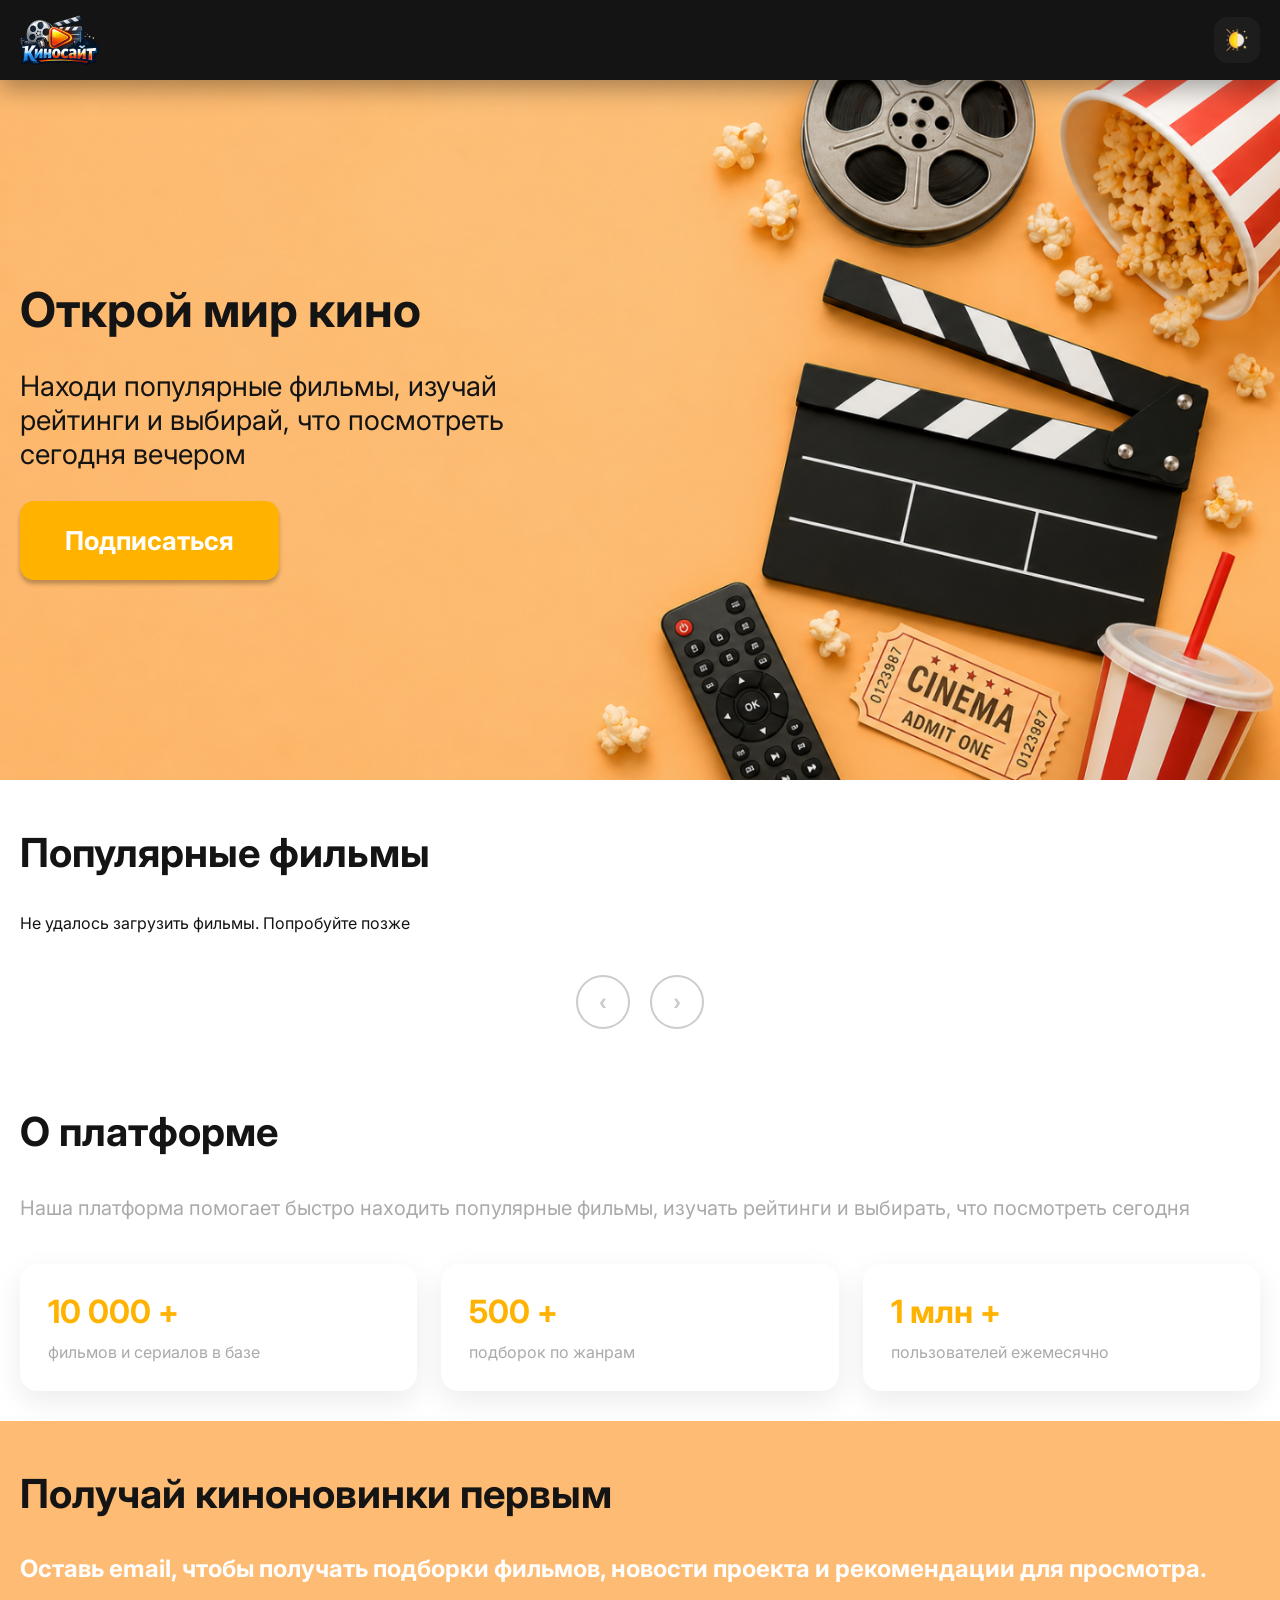
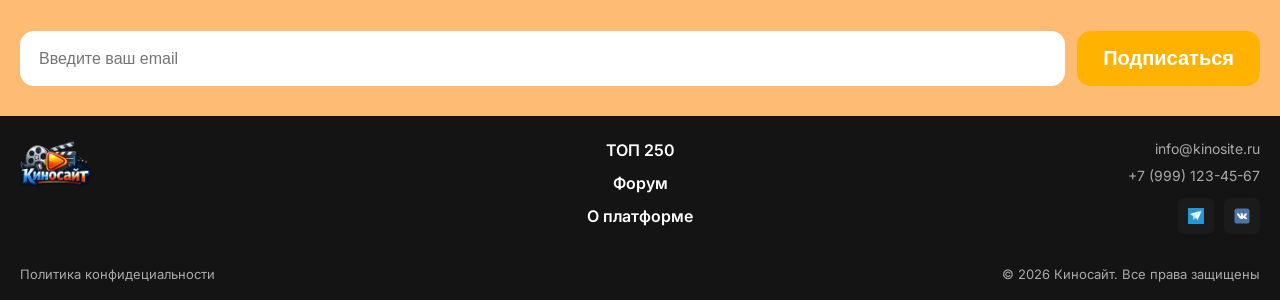
<file: index.html>
<!DOCTYPE html>
<html lang="ru">

<head>
    <meta charset="UTF-8">
    <meta name="viewport" content="width=device-width, initial-scale=1.0">
    <title>Киносайт</title>

    <meta name="about_description" content="Киносайт - платформа для поиска популярных фильмов, рейтингов для просмотра">
    <meta name="keywords" content="кино, фильмы, топ 250, рейтинги">

    <meta property="og:title" content="Киносайт - популярные фильмы и рейтинги">
    <meta property="og:description" content="Находи популярные фильмы и выбирай кино для просмотра">
    <meta property="og:image" content=https://xcross16x-ctrl.github.io/kinosite/assets/images/og-image.png"">
    <meta property="og:type" content=website"">
    <meta property="og:url" content=" <meta property="og:url" content="">
    <meta name="theme-color" content="https://xcross16x-ctrl.github.io/kinosite/">
    <meta name="theme-color" content="#FFB300">
    <link rel="manifest" href="manifest.json">
    <link rel="stylesheet" href="css/reset.css">
    <link rel="stylesheet" href="css/fonts.css">
    <link rel="stylesheet" href="css/style.css">
    <link rel="stylesheet" href="css/theme.css">
</head>

<body>
    <!-- Шапка сайта -->
    <header class="header" itemscope itemtype="https://schema.org/WPHeader">
        <div class="container header_container">
            <a class="header_logo" href="#">
                <img src="assets/images/logo.png" alt="Логотип сайта Киносайт" itemprop="logo">
            </a>
            <nav class="header_nav" itemscope itemtype="https://schema.org/SiteNavigationElement">
                <ul class="header_menu">
                    <li class="header_item" itemprop="name">
                        <a class="header_item-link" href="top250.html" itemprop="url">ТОП 250</a>
                    </li>
                    <li class="header_item" itemprop="name">
                        <a class="header_item-link" href="#about" itemprop="url">О платформе</a>
                    </li>
                </ul>
            </nav>
            <div class="header_actions">
                <button class="header_theme" aria-label="Переключить тему" type="button">
                    <img src="assets/images/tema.png" alt="Иконка темы">
                </button>

                <button class="header_burger" type="button">
                    <span class="header_burger-line"></span>
                    <span class="header_burger-line"></span>
                    <span class="header_burger-line"></span>
                </button>
            </div>
            <!-- Мобильное меню -->
            <nav class="header_mobile-menu">
                <ul class="header_mobile-list">
                    <li><a href="top250.html">ТОП 250</a></li>
                    <li><a href="#about">О платформе</a></li>
                </ul>
            </nav>
        </div>
    </header>
    <main class="main">
        <!-- Hero-блок -->
        <section class="hero">
            <div class="container hero_container">
                <div class="hero_content">
                    <h1 class="hero_title">Открой мир кино</h1>
                    <p class="hero_subtitle">Находи популярные фильмы, изучай рейтинги и выбирай, что посмотреть сегодня вечером</p>
                    <a class="hero_cta" href="#subcribe">Подписаться</a>
                </div>
            </div>
        </section>
        <!-- Блок с фильмами -->
        <section class="movies section">
            <div class="container movies_container">
                <h2 class="title movies_title">Популярные фильмы</h2>
                <div class="movies_list">
                    <!-- С помощью JS -->
                    <article class="movie_card">
                        <img class="movie_card-poster" src="" alt="Постер фильма">
                        <div class="movie_card-content">
                            <h3 class="movie_card-title">Название фильма</h3>
                            <div class="movie_card-bottom">
                                <span class="movie_card-year">2026</span>
                                <span class="movie_card-rating">8.2</span>
                            </div>
                        </div>
                    </article>
                </div>
                <!-- Пагинация -->
                 <div class="movies_pagination">
                    <button class="movies_pagination-button movies_pagination-prev"> 
                        &#8249;
                    </button>
                    <button class="movies_pagination-button movies_pagination-next">
                        &#8250;
                    </button>
                 </div>
            </div>
        </section>
        <!-- Блок о платформе -->
        <section class="about section" id="about">
            <div class="container about_container">
                <h2 class="title about_title">О платформе</h2>
                <p class="about_description">Наша платформа помогает быстро находить популярные фильмы, изучать рейтинги и выбирать, что посмотреть сегодня</p>
                <div class="about_stats">
                    <div class="about_stat">
                        <span class="about_stat-number">10 000 +</span>
                        <span class="about_stat-text">фильмов и сериалов в базе</span>
                    </div>
                    <div class="about_stat">
                        <span class="about_stat-number">500 +</span>
                        <span class="about_stat-text">подборок по жанрам</span>
                    </div>
                    <div class="about_stat">
                        <span class="about_stat-number">1 млн +</span>
                        <span class="about_stat-text">пользователей ежемесячно</span>
                    </div>
                </div>
            </div>
        </section>
        <!-- Блок подписки -->
        <section class="subcribe section" id="subcribe">
            <div class="container subcribe_container">
                <h2 class="title subcribe_title">Получай киноновинки первым</h2>
                <p class="subcribe_description">Оставь email, чтобы получать подборки фильмов, новости проекта и рекомендации для просмотра.</p>
                <form class="subcribe_form">
                    <label class="visuall-hidden" for="email">Email</label>
                    <input id="email" class="subcribe_form-email" type="email" name="email" placeholder="Введите ваш email" aria-label="Введите ваш email" required>
                    <button class="subcribe_form-button" type="submit">Подписаться</button>
                </form>
            </div>
        </section>
    </main>
    <footer class="footer" itemscope itemtype="https://schema.org/WPFooter">
        <div class="footer_top">
            <div class="container footer_top-container">
                <div class="footer_left">
                    <a class="footer_logo" href="#">
                        <img src="assets/images/logo.png" alt="Логотип сайта Киносайт">
                    </a>
                </div>
                <div class="footer_center">
                    <nav class="footer_nav">
                        <ul class="footer_menu">
                            <li class="footer_item" itemprop="name">
                                <a class="footer_link" href="top250.html" itemprop="url">ТОП 250</a>
                            </li>
                            <li class="footer_item" itemprop="name">
                                <a class="footer_link" href="#" itemprop="url">Форум</a>
                            </li>
                            <li class="footer_item" itemprop="name">
                                <a class="footer_link" href="#about" itemprop="url">О платформе</a>
                            </li>
                        </ul>
                    </nav>
                </div>
                <div class="footer_right">
                    <a class="footer_contact" href="mailto:info@kinosite.ru">info@kinosite.ru</a>
                    <a class="footer_contact" href="tel:+79991234567">+7 (999) 123-45-67</a>
                    <div class="footer_social">
                        <a class="footer_social-link" href="#">
                            <img src="assets/icons/tg.jpg" alt="Telegram">
                        </a>
                        <a class="footer_social-link" href="#">
                            <img src="assets/icons/VK.com-logo.svg" alt="VK">
                        </a>
                    </div>
                </div>
            </div>
        </div>
        <div class="footer_bottom">
            <div class="container footer_bottom_container">
                <a class="footer_policy-link" href="#">Политика конфидециальности</a>
                <div class="footer_copy">
                    © 2026 Киносайт. Все права защищены
                </div>
            </div>
        </div>
    </footer>
    <script src="js/script.js"></script>
    <script src="js/theme.js"></script>
</body>

</html>
</file>
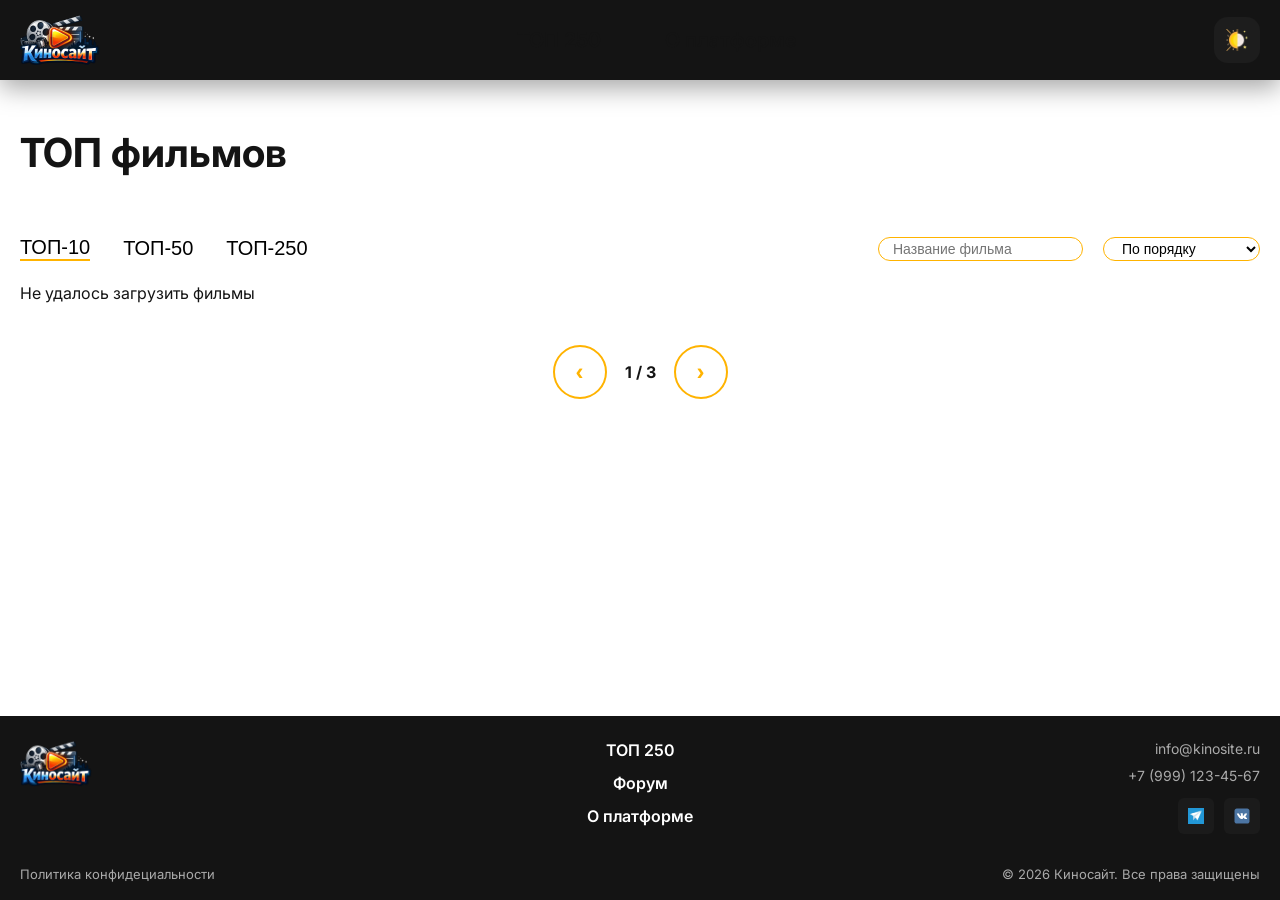
<file: top250.html>
<!DOCTYPE html>
<html lang="ru">
<head>
    <meta charset="UTF-8">
    <meta name="viewport" content="width=device-width, initial-scale=1.0">
    <title>ТОП фильмов - Киносайт</title>

    <meta name="about_description" content="Список лучших фильмов из ТОП с рейтингами и постерами">
    <meta name="keywords" content="кино, лучшие фильмы, топ 250, рейтинги, кинопоиск">

    <meta property="og:title" content="ТОП-250 фильмов - Киносайт">
    <meta property="og:description" content="Изучи лучшие фильмы из ТОП-250">
    <meta property="og:image" content=https://xcross16x-ctrl.github.io/kinosite/assets/images/og-image.png"">
    <meta property="og:type" content=website"">
    <meta property="og:url" content="https://xcross16x-ctrl.github.io/kinosite/top250">

     <meta property="og:rel" content="manifest.json">
    <meta name="theme-color" content="#FFB300">

    <link rel="stylesheet" href="css/reset.css">
    <link rel="stylesheet" href="css/fonts.css">
    <link rel="stylesheet" href="css/style.css">
    <link rel="stylesheet" href="css/theme.css">
    <!-- стили для страницы топ 250 -->
     <link rel="stylesheet" href="css/top250.css">
</head>
<body>
    <header class="header" itemscope itemtype="https://schema.org/WPHeader">
        <div class="container header_container">
            <a class="header_logo" href="index.html">
                <img src="assets/images/logo.png" alt="Логотип сайта Киносайт" itemprop="logo">
            </a>
            <nav class="header_nav" itemscope itemtype="https://schema.org/SiteNavigationElement">
                <ul class="header_menu">
                    <li class="header_item" itemprop="name">
                        <a class="header_item-link" href="top250.html" itemprop="url">ТОП 250</a>
                    </li>
                    <li class="header_item" itemprop="name">
                        <a class="header_item-link" href="index.html#about" itemprop="url">О платформе</a>
                    </li>
                </ul>
            </nav>
            <div class="header_actions">
                <button class="header_theme" aria-label="Переключить тему" type="button">
                    <img src="assets/images/tema.png" alt="Иконка темы">
                </button>

                <button class="header_burger" type="button">
                    <span class="header_burger-line"></span>
                    <span class="header_burger-line"></span>
                    <span class="header_burger-line"></span>
                </button>
            </div>
            <!-- Мобильное меню -->
            <nav class="header_mobile-menu">
                <ul class="header_mobile-list">
                    <li><a href="top250.html">ТОП 250</a></li>
                    <li><a href="index.html#about">О платформе</a></li>
                </ul>
            </nav>
        </div>
    </header>
    <main class="main">
        <section class="top250 section">
            <div class="container">
                <h1 class="top250_title title">ТОП фильмов</h1>
                <div class="top250_controls">
                    <div class="top250_tabs">
                        <button class="top250_tab active" type="button" data-limit="10">ТОП-10</button>
                        <button class="top250_tab" type="button" data-limit="50">ТОП-50</button>
                        <button class="top250_tab" type="button" data-limit="250">ТОП-250</button>
                    </div>
                    <div class="top250_filters">
                        <input class="top250_search" type="text" placeholder="Название фильма">
                        <select class="top250_sort">
                            <option value="default">По порядку</option>
                            <option value="year-new">Сначала новые</option>
                            <option value="year-old">Сначала старые</option>
                        </select>
                    </div>
                </div>
                <div class="top250_list">
                    <!-- Из JS -->
                     <!-- Пример карточки -->
                      <article class="top250_card">
                        <div class="top250_card-number">1</div>
                        <img class="top250_card-poster" src="" alt="Постер фильма">
                        <div class="top250_card-content">
                            <h2 class="top250_card-title">Интерстеллар</h2>
                            <p class="top250_card-genre">Драма</p>
                            <p class="top250_card-duration">129 мин</p>
                        </div>
                        <div class="top250_card-rating">8.7</div>
                      </article>
                </div>
                <div class="movies_pagination top250_pagination">
                    <button class="movies_pagination-button top250_pagination-prev"> 
                        &#8249;
                    </button>
                    <span class="top250_page">1 / 3</span>
                    <button class="movies_pagination-button top250_pagination-next">
                        &#8250;
                    </button>
                 </div>
            </div>
        </section>
    </main>
     <footer class="footer" itemscope itemtype="https://schema.org/WPFooter">
        <div class="footer_top">
            <div class="container footer_top-container">
                <div class="footer_left">
                    <a class="footer_logo" href="#">
                        <img src="assets/images/logo.png" alt="Логотип сайта Киносайт">
                    </a>
                </div>
                <div class="footer_center">
                    <nav class="footer_nav">
                        <ul class="footer_menu">
                            <li class="footer_item" itemprop="name">
                                <a class="footer_link" href="top250.html" itemprop="url">ТОП 250</a>
                            </li>
                            <li class="footer_item" itemprop="name">
                                <a class="footer_link" href="#" itemprop="url">Форум</a>
                            </li>
                            <li class="footer_item" itemprop="name">
                                <a class="footer_link" href=""index.html#about"" itemprop="url">О платформе</a>
                            </li>
                        </ul>
                    </nav>
                </div>
                <div class="footer_right">
                    <a class="footer_contact" href="mailto:info@kinosite.ru">info@kinosite.ru</a>
                    <a class="footer_contact" href="tel:+79991234567">+7 (999) 123-45-67</a>
                    <div class="footer_social">
                        <a class="footer_social-link" href="#">
                            <img src="assets/icons/tg.jpg" alt="Telegram">
                        </a>
                        <a class="footer_social-link" href="#">
                            <img src="assets/icons/VK.com-logo.svg" alt="VK">
                        </a>
                    </div>
                </div>
            </div>
        </div>
        <div class="footer_bottom">
            <div class="container footer_bottom_container">
                <a class="footer_policy-link" href="#">Политика конфидециальности</a>
                <div class="footer_copy">
                    © 2026 Киносайт. Все права защищены
                </div>
            </div>
        </div>
    </footer>
    <script src="js/script.js"></script>
    <script src="js/top250.js"></script>
    <script src="js/theme.js"></script>
</body>
</html>
</file>
<file: css/fonts.css>
@font-face {
    font-family: "Inter";
    src: url("../assets/fonts/Inter-VariableFont_opsz\,wght.ttf");
}
</file>
<file: css/style.css>
:root{
    /* цвет шапки и футера */
    --color-dark: #141414;
    /* цвет фона */
    --color-light: #fff;
    /* фон для hero-блока */
    --color-hero-bg: #FDBB73;

    /* акцент */
    --color-accent: #FFB300;
    /* не активная кнопка */
    --color-disabled: #ccc;

    /* белый текст */
    --color-text-light: #fff;
    /* приглущенный цвет */
    --color-text-muted: #aaa;
    /* черный текст */
    --color-text: #141414;
    --color-header-text: #fff
    /* цвет текста в hero */
    --color-hero-text: #3A2E2A;

    /* тень для шапки */
    --shadow-header: 0 8px 24px rgba(0,0,0, 0.35);
    /* тень для выпадающего меню */
    --shadow-dropdown: 0 10px 30px rgba(0,0,0, 0.5);
    /* тень для кнопки в hero */
    --shadow-hero-button: 0 4px 4px rgba(0, 0 , 0, 0.25);
    /* тень для карточки */
    --shadow-card: 0 10px 30px rgba(0,0,0, 0.08);
    /* тень карточки при наведении */
    --shadow-card-hover: 0 14px 36px rgba(0,0,0, 0.14);

}
html,
body{
    height: 100%;
}

body{
    font-family: "Inter", Arial, sans-serif;
    background: var(--color-light);
    color: var(--color-text);
    display: flex;
    flex-direction: column;
    min-height: 100vh;
}
.container{
    width: 100%;
    max-width: 1440px;
    margin: 0 auto;
    padding: 0 20px;
}

/* header */
.header{
    position: sticky;
    top: 0;
    z-index: 1000;
    background: var(--color-dark);
    box-shadow: var(--shadow-header);
}
.header_container{
    min-height: 80px;
    padding-top: 14px;
    padding-bottom: 14px;
    display: flex;
    align-items: center;
    justify-content: space-between;
    gap: 24px;
    position: relative;
}
.header_logo{
    display: inline-flex;
    align-items: center;
    flex-shrink: 0;
    transition: transoform 0.3s ease;
}
.header_logo:hover{
    transform: scale(1.03);
}
.header_logo img{
    width: 80px;
    height: auto;
    object-fit: contain;
}
.header_nav{
    flex-grow: 1;
    display: flex;
    justify-content: center;
}
.header_menu{
    display: flex;
    align-items: center;
    gap: 28px;
}
.header_item-link{
    color: var(--color-header-text);
    display: inline-flex;
    align-items: center;
    justify-content: center;
    padding: 12px 18px;
    font-size: 20px;
    font-weight: 600;
    transition: color 0.3s ease, transform 0.3s ease;
}
.header_item-link:hover{
    color: var(--color-accent);
    transform: translateY(-2px);
}
.header_actions{
    display: flex;
    align-items: center;
    gap: 12px;
    flex-shrink: 0;
}
.header_theme,
.header_burger{
    width: 46px;
    height: 46px;
    border: 1px solid transparent;
    border-radius: 14px;
    background: rgba(255, 255, 255, 0.04);
    display: inline-flex;
    align-items: center;
    justify-content: center;
    cursor: pointer;
    transition: border-color 0.3s ease, transform 0.3s ease;
}
.header_theme:hover,
.header_burger:hover{
    border-color: rgba(255, 179, 0, 0.4);
    transform: translateY(-2px);
}
.header_theme img{
    width: 22px;
    height: 22px;
    object-fit: contain;
}
.header_burger{
    display: none;
    flex-direction: column;
    gap: 4px;
}
.header_burger-line{
    width: 20px;
    height: 2px;
    background: var(--color-accent);
    display: block;
}
.header_mobile-menu{
    position: absolute;
    top: 100%;
    right: 20px;
    min-height: 200px;
    padding: 16px;
    border-radius: 12px;
    background: var(--color-dark);
    box-shadow: var(--shadow-dropdown);
    opacity: 0;
    pointer-events: none;
    transform: translateY(-10px);
    transition:  0.3s ease;
}
.header_mobile-menu.active{
    opacity: 1;
    pointer-events: auto;
    transform: translateY(0);
}
.header_mobile-list{
    display: flex;
    flex-direction: column;
    gap: 14px;
}
.header_mobile-list a{
    color: var(--color-header-text);
    font-size: 16px;
    font-weight: 600;
    transition: 0.3s ease;
}
.header_mobile-list a:hover{
    color: var(--color-accent);
}

/* Основная часть */
.main{
    flex: 1;
    background: var(--color-light);
    color: var(--color-dark);
}
/* Hero-блок */
.hero{
    background: url("../assets/images/hero.png");
    background-position: right center;
    background-size: cover;
    background-repeat: no-repeat;
    background-color: var(--color-hero-bg);
    min-height: 100vh;
    display: flex;
    align-items: center;
}
.hero_container{
    display: flex;
    align-items: center;
}
.hero_content{
    max-width: 693px;
    display: flex;
    flex-direction: column;
    gap: 43px;
}
.hero_title{
    font-size: 48px;
    font-weight: 700;
    color: var(--color-hero-text);
}
.hero_subtitle{
    font-size: 28px;
    line-height: 34px;
    color: var(--color-hero-text);
}
.hero_cta{
    align-self: flex-start;
    display: inline-flex;
    align-items: center;
    justify-content: center;
    padding: 24px 45px;
    border-radius: 14px;
    background-color: var(--color-accent);
    color: var(--color-text-light);
    font-size: 26px;
    font-weight: 700;
    box-shadow: var(--shadow-hero-button);
    transition: all 0.3s ease;
}
.hero_cta:hover{
    transform: translateY(-2px);
    opacity: 0.9;
}

.section{
    padding-top: 48px;
    padding-bottom: 30px;
}
.title{
    font-size: 48px;
    padding-bottom: 48px;
    font-weight: 700;
    color: var(--color-text);
}
/* Movies */
.movies_list{
    display: grid;
    grid-template-columns: repeat(4, 1fr);
    gap: 28px;
}
.movie_card{
    display: flex;
    flex-direction: column;
    background: var(--color-light);
    border-radius: 18px;
    overflow: hidden;
    box-shadow: var(--shadow-card);
    transition: transform 0.3s ease, box-shadow 0.3s ease;
}
.movie_card:hover{
    transform: translateY(-6px);
    box-shadow: var(--shadow-card-hover);
}
.movie_card-poster{
    width: 100%;
    height: 360px;
    object-fit: cover;
}
.movie_card-content{
    display: flex;
    flex-direction: column;
    flex: 1;
    gap: 12px;
    padding: 18px;
}
.movie_card-title{
    min-height: 48px;
    font-size: 20px;
    font-weight: 700;
}
.movie_card-bottom{
    display: flex;
    justify-content: space-between;
    align-items: center;
    margin-top: auto;
}
.movie_card-year{
    font-size: 16px;
    color: var(--color-text-muted);
}
.movie_card-rating{
    font-weight: 700;
    padding: 6px 10px;
    background: var(--color-accent);
    color: var(--color-text);
    border-radius: 10px;
}
/* стили для кнопки подробнее */
.movie_card-button{
    display: inline-block;
    text-align: center;
    margin-top: 16px;
    padding: 10px 16px;
    border-radius: 12px;
    background: transparent;
    border: 2px solid var(--color-accent);
    color: var(--color-accent);
    font-size: 15px;
    font-weight: 600;
    transition: all 0.3s ease;
}
.movie_card-button:hover{
    background: var(--color-accent);
    color: var(--color-text);
}
.movies_pagination{
    display: flex;
    justify-content: center;
    gap: 20px;
    margin-top: 42px;
}
.movies_pagination-button {
    width: 54px;
    height: 54px;
    border: 2px solid var(--color-accent);
    border-radius: 50%;
    background: transparent;
    color: var(--color-accent);
    display: flex;
    align-items: center;
    justify-content: center;
    font-size: 24px;
    font-weight: 700;
    cursor: pointer;
    transition: all 0.3s ease;
}
.movies_pagination-button:hover{
    background: var(--color-accent);
    color: var(--color-text);
    transform: translateY(-2px);
}
.movies_pagination-button:disabled{
    color: var(--color-disabled);
    border-color: var(--color-disabled);
    cursor: not-allowed;
    transform: none;
}
/* Блок о платформе */
.about{
    background: var(--color-light);
}
.about_description{
    /* max-width: 700px; */
    margin-bottom: 40px;
    font-size: 20px;
    line-height: 1.6;
    color: var(--color-text-muted);
}
.about_stats{
    display: grid;
    grid-template-columns: repeat(3, 1fr);
    gap: 24px;
}
.about_stat{
    padding: 28px;
    border-radius: 18px;
    background: var(--color-light);
    box-shadow: var(--shadow-card);
    display: flex;
    flex-direction: column;
    gap: 10px;
    transition: transform 0.3s ease, box-shadow 0.3s ease;
}
.about_stat:hover{
    transform: translateY(-4px);
    box-shadow: var(--shadow-card-hover);
}
.about_stat-number{
    font-size: 32px;
    font-weight: 700;
    color: var(--color-accent);
}
.about_stat-text{
    font-size: 16px;
    color: var(--color-text-muted);
    line-height: 1.4;
}

/* Блок подписки subcribe */
.subcribe {
    background: var(--color-hero-bg);
}
.subcribe_container{
    display: flex;
    flex-direction: column;
}
.subcribe_description{
    margin-bottom: 48px;
    font-size: 24px;
    font-weight: 700;
    color: var(--color-text-light);
}
.subcribe_form{
    width: 100%;
    display: flex;
    gap: 12px;
}
.subcribe_form-email{
    flex: 1;
    padding: 16px 18px;
    border: 1px solid transparent;
    border-radius: 14px;
    background: var(--color-text-light);
    color: var(--color-text);
    font-size: 16px;
    outline: none;
    transition: border-color 0.3s ease;
}
.subcribe_form-email:focus{
    border-color: var(--color-accent);
}
.subcribe_form-button{
    padding: 16px 26px;
    border: none;
    border-radius: 14px;
    background: var(--color-accent);
    color: var(--color-text-light);
    font-size: 26px;
    font-weight: 700;
    cursor: pointer;
    transition: all 0.3 ease;
}
.subcribe_form-button:hover{
    transform: translateY(-2px);
    opacity: 0.9;
}
.visuall-hidden{
    position: absolute;
    width: 1px;
    height: 1px;
    margin: -1px;
    padding: 0;
    overflow: hidden;
    clip: rect(0 0 0 0);
    white-space: nowrap;
    border: 0;
}

/* Footer */
.footer{
    background: var(--color-dark);
    color: var(--color-text-light);
    padding-top: 24px;
}
.footer_top{
    padding-bottom: 18px;
}
.footer_top-container{
    display: grid;
    grid-template-columns: 1fr auto 1fr;
    align-items: start;
    gap: 40px;
}
.footer_left{
    display: flex;
    align-items: flex-start;
}
.footer_logo{
    display: inline-flex;
    align-items: center;
}
.footer_logo img{
    width: 72px;
    height: auto;
}
.footer_center{
    display: flex;
    justify-content: center;
}
.footer_menu{
    display: flex;
    flex-direction: column;
    align-items: center;
    gap: 13px;
}
.footer_link{
    font-size: 16px;
    font-weight: 600;
    color: var(--color-header-text);
    transition: color 0.3s ease;
}
.footer_link:hover{
    color: var(--color-accent);
}
.footer_right{
    display: flex;
    flex-direction: column;
    align-items: flex-end;
    gap: 10px;
}
.footer_contact{
    color: var(--color-text-muted);
    font-size: 14px;
    transition: color 0.3s ease;
}
.footer_contact:hover{
    color: var(--color-accent);
}
.footer_social{
    display: flex;
    gap: 10px;
    margin-top: 4px;
}
.footer_social-link{
    width: 36px;
    height: 36px;
    border: 1px solid transparent;
    border-radius: 6px;
    background: #1b1b1b;
    display: flex;
    align-items: center;
    justify-content: center;
    transition: border-color 0.3s ease, transform 0.3s ease;
}
.footer_social-link:hover{
    border-color: rgba(255, 179, 0, 0.4);
    transform: translateY(-2px);
}
.footer_social-link img{
    width: 16px;
    height: 16px;
    object-fit: contain;
}
.footer_bottom{
    padding: 14px 0 18px;
}
.footer_bottom_container{
    display: flex;
    justify-content: space-between;
    align-items: center;
    gap: 20px;
}
.footer_policy-link,
.footer_copy{
    color: var(--color-text-muted);
    font-size: 13px;
}
.footer_policy-link{
    transition: color 0.3s ease;
}
.footer_policy-link:hover{
    color: var(--color-accent);
}
.footer_copy{
    text-align: right;
}

/* Адаптив */
/* ширина 992px и меньше */
@media (max-width: 992px){
    .header_logo img{
        width: 70px;
    }
    .header_menu{
        gap: 10px;
    }
    .header_item-link{
        padding: 10px 14px;
        font-size: 15px;
    }
}
.hero{
    min-height: 700px;
    background-position: center right;
}
.hero_content{
    max-width: 560px;
    gap: 30px;
}
.title{
    font-size: 40px;
    padding-bottom: 36px;
}
.movies_list{
    grid-template-columns: repeat(2, 1fr);
}
.about_stat{
    grid-template-columns: 1fr;
}
.subcribe_form-button{
    font-size: 20px;
}
/* 768px и меньше */
@media (max-width: 768px){
    .header_container{
        min-height: 72px;
    }
    .header_nav{
        display: none;
    }
    .header_burger{
        display: inline-flex;
    }
    .header_logo img{
        width: 64px;
    }
    .hero{
        min-height: 620px;
        background-position: center;
    }
    .hero_content{
        min-width: 500px;
    }
    .hero_title{
        font-size: 38px;
    }
    .hero_subtitle{
        font-size: 22px;
    }
    .hero_cta{
        padding: 18px 34px;
        font-size: 22px;
    }
    .section{
        padding-top: 40px;
        padding-bottom: 28px;
    }
    .title{
     font-size: 34px;
     margin-bottom: 30px;
     text-align: center;
    }
    .movies_list{
        gap: 20px;
    }
    .movie_card-poster{
        height: 300px;
    }
    .about_description,
    .subcribe_description{
        font-size: 18px;
        text-align: center;
    }
    .subcribe_form{
        flex-direction: column;
    }
    .subcribe_form-button{
        width: 100px;
    }
    .footer_top-container{
        grid-template-columns: 1fr;
        justify-content: center;
        align-items: center;
        text-align: center;
        gap: 24px;
    }
    .footer_left,
    .footer_center,
    .footer_right{
        justify-content: center;
        align-items: center;
    }
    .footer_bottom_container{
        flex-direction: column;
    }
    .footer_copy{
        text-align: center;
    }
}

/* 480px и меньше */
@media (max-width: 480px){
    .header_container{
        min-height: 70px;
        padding-bottom: 10px;
        padding-top: 10px;
        gap: 12px;
    }
    .header_logo img{
        width: 56px;
    }
    .header_theme,
    .header_burger{
        width: 40px;
        height: 40px;
        border-radius: 12px;
    }
    .movies_list{
        grid-template-columns: 1fr;
    }
}
</file>
<file: css/theme.css>
body.dark-theme{
     --color-dark: #141414;
    --color-light: #fff;
    --color-text: #fff;
    --color-header-text: #141414;
}
</file>
<file: css/top250.css>
.top250{
    color: var(--color-text);
}
.top250_title{
    font-size: 40px;
    margin-bottom: 23px;
}
.top250_controls{
    display: flex;
    justify-content: space-between;
    align-items: center;
    gap: 24px;
    margin-bottom: 22px;
}
.top250_tabs{
    display: flex;
    gap: 33px;
}
.top250_tab{
    border: none;
    background: transparent;
    font-size: 20px;
    cursor: pointer;
    transition: color 0.3s ease;
}
.top250_tab:hover{
    color: var(--color-accent);
}
.top250_tab.active{
    text-decoration: none;
    border-bottom: 2px solid var(--color-accent);
}
.top250_filters{
    display: flex;
    gap: 20px;
}
.top250_search,
.top250_sort{
    height: 24px;
    padding: 0 14px;
    border: 1px solid var(--color-accent);
    background: var(--color-light);
    outline: none;
    font-size: 14px;
    border-radius: 18px;
}
.top250_list{
    display: flex;
    flex-direction: column;
    gap: 20px;
}
.top250_card{
    display: grid;
    grid-template-columns: 60px 110px 1fr 70px;
    align-items: center;
    gap: 28px;
    border-radius: 18px;
    padding: 24px 30px;
    min-height: 203px;
    box-shadow: var(--shadow-card);
    transition: transform 0.3s ease, box-shadow 0.3s ease;
}
.top250_card:hover{
    transform: translateY(-2px);
    box-shadow: var(--shadow-card-hover);
}
.top250_card-number{
    font-size: 50px;
    font-weight: 700;
}
.top250_card-winner .top250_card-number{
    color: transparent;
    -webkit-text-stroke: 1.5px var(--color-accent);
    font-size: 100px;
}
.top250_card-poster{
    width: 120px;
    height: 160px;
    border-radius: 18px;
    object-fit: cover;
    background: gray;
}
.top250_card-content{
    display: flex;
    flex-direction: column;
    gap: 11px;
}
.top250_card-title{
    font-size: 28px;
}
.top250_card-genre,
.top250_card-duration{
    font-size: 20px;
}
.top250_card-rating{
    justify-self: end;

    padding: 6px 12px;
    border-radius: 12px;
    background: var(--color-accent);
    font-size: 30px;
    font-weight: 700;   
}
.top250_pagination{
    display: flex;
    justify-content: center;
    align-items: center;
    gap: 18px;
}
.top250_pagination.hidden{
    display: none;
}
.top250_page{
    font-weight: 700;
}
/* Адаптив */
@media (max-width: 992px){
    .top250_controls{
        flex-direction: column;
        align-items: flex-start;
     }
     .top250_filters{
        width: 100%;
     }
     .top250_search{
     flex: 1;
     }
     .top250_card{
        grid-template-columns: 50px 100px 1fr 80px;
        gap: 20px;
        padding: 22px;
     }
     .top250_card-title{
        font-size: 24px;
     }
    }
@media (max-width: 992px){
    .top250_tabs{
        flex-wrap: wrap;
        gap: 18px;
    }
    .top250_filters{
        flex-direction: column;
    }
    .top250_search, 
    .top250_sort{
        height: 36px;
        width: 100%;
    }
    .top250_card{
        grid-template-columns: 60px 90px 1fr;
        gap: 14px;
        padding: 18px;
        min-height: auto;
    }
    .top250_card-number{
        font-size: 30px;
    }
    .top250_card-winner .top250_card-number{
        font-size: 76px;
    }
    .top250_card-rating{
        font-size: 24px;
    }
    .top250_card-poster{
        width: 90px;
        height: 125px;
    }
    .top250_card-title{
        font-size: 18px;
    }
    .top250_card-genre,
    .top250_card-duration{
        font-size: 14px;
    }
    .top250_card-rating{
        grid-column: 3;
        justify-self: start;
        font-size: 20px;
    }
}
@media (max-width: 480px){
    .top250_card{
        grid-template-columns: 1fr;
        justify-content: center;
    }
    .top250_card-rating{
        grid-template-columns: auto;
        justify-self: center;
    }
    .top250_card-poster{
        width: 150px;
        height: 230px;
    }
    .top250_card-number{
        font-size: 36px;
    }
    .top250_tab{
        font-size: 18px;
    }
}
</file>
